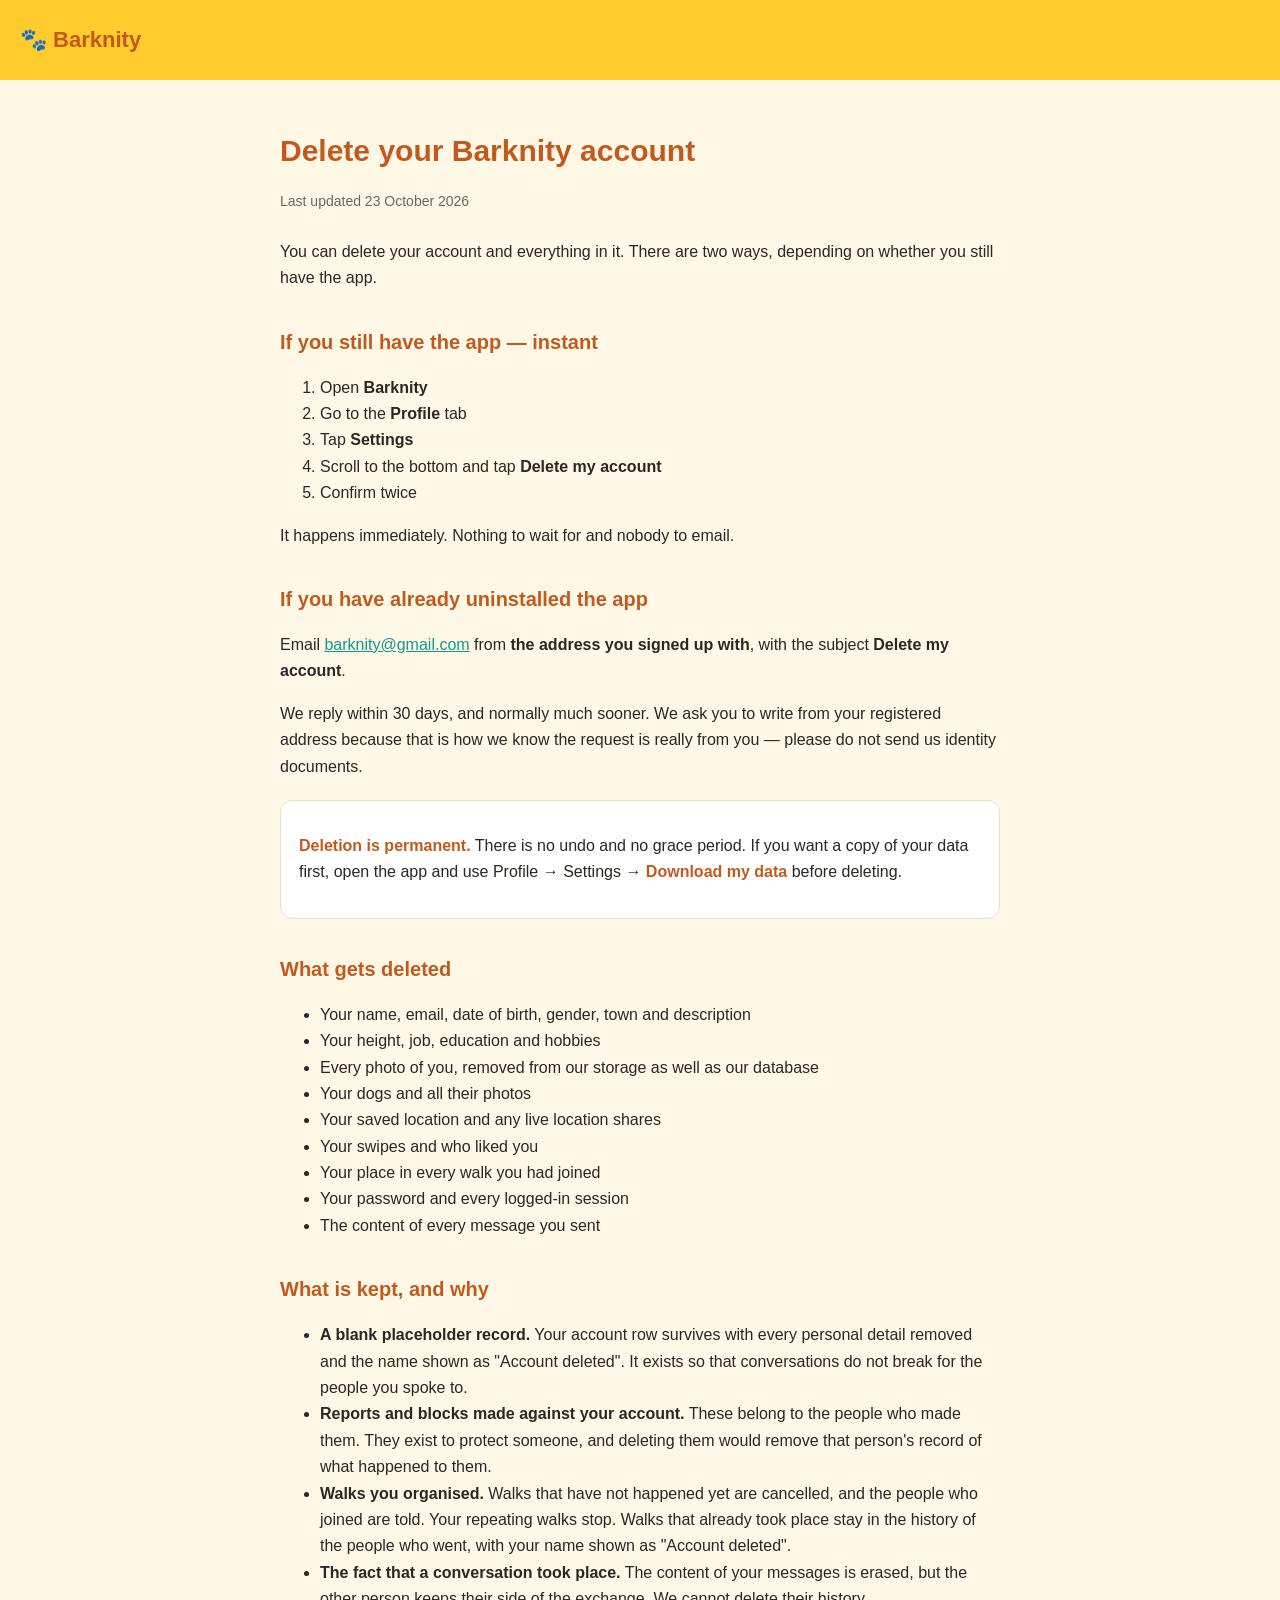
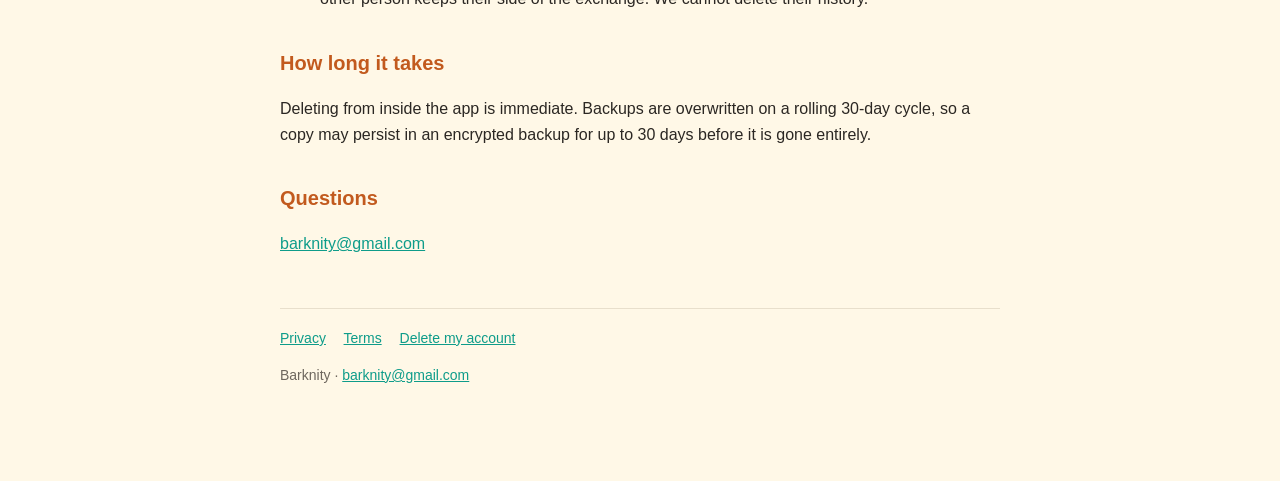
<file: delete-account.html>
<!doctype html>
<html lang="en">
<head>
<meta charset="utf-8">
<meta name="viewport" content="width=device-width,initial-scale=1">
<title>Delete your account — Barknity</title>
<link rel="stylesheet" href="style.css">
</head>
<body>
<header><a href="/">🐾 Barknity</a></header>
<main>

<h1>Delete your Barknity account</h1>
<p class="updated">Last updated 23 October 2026</p>

<p>You can delete your account and everything in it. There are two ways, depending on
whether you still have the app.</p>

<h2>If you still have the app — instant</h2>
<ol>
<li>Open <strong>Barknity</strong></li>
<li>Go to the <strong>Profile</strong> tab</li>
<li>Tap <strong>Settings</strong></li>
<li>Scroll to the bottom and tap <strong>Delete my account</strong></li>
<li>Confirm twice</li>
</ol>
<p>It happens immediately. Nothing to wait for and nobody to email.</p>

<h2>If you have already uninstalled the app</h2>
<p>Email <a href="mailto:barknity@gmail.com">barknity@gmail.com</a> from
<strong>the address you signed up with</strong>, with the subject
<strong>Delete my account</strong>.</p>
<p>We reply within 30 days, and normally much sooner. We ask you to write from your
registered address because that is how we know the request is really from you — please
do not send us identity documents.</p>

<div class="box">
<p><strong>Deletion is permanent.</strong> There is no undo and no grace period. If you
want a copy of your data first, open the app and use Profile → Settings →
<strong>Download my data</strong> before deleting.</p>
</div>

<h2>What gets deleted</h2>
<ul>
<li>Your name, email, date of birth, gender, town and description</li>
<li>Your height, job, education and hobbies</li>
<li>Every photo of you, removed from our storage as well as our database</li>
<li>Your dogs and all their photos</li>
<li>Your saved location and any live location shares</li>
<li>Your swipes and who liked you</li>
<li>Your place in every walk you had joined</li>
<li>Your password and every logged-in session</li>
<li>The content of every message you sent</li>
</ul>

<h2>What is kept, and why</h2>
<ul>
<li><strong>A blank placeholder record.</strong> Your account row survives with every
personal detail removed and the name shown as "Account deleted". It exists so that
conversations do not break for the people you spoke to.</li>
<li><strong>Reports and blocks made against your account.</strong> These belong to the
people who made them. They exist to protect someone, and deleting them would remove
that person's record of what happened to them.</li>
<li><strong>Walks you organised.</strong> Walks that have not happened yet are
cancelled, and the people who joined are told. Your repeating walks stop. Walks that
already took place stay in the history of the people who went, with your name shown as
"Account deleted".</li>
<li><strong>The fact that a conversation took place.</strong> The content of your
messages is erased, but the other person keeps their side of the exchange. We cannot
delete their history.</li>
</ul>

<h2>How long it takes</h2>
<p>Deleting from inside the app is immediate. Backups are overwritten on a rolling
30-day cycle, so a copy may persist in an encrypted backup for up to 30 days before it
is gone entirely.</p>

<h2>Questions</h2>
<p><a href="mailto:barknity@gmail.com">barknity@gmail.com</a></p>

<footer>
<a href="/privacy.html">Privacy</a>
<a href="/terms.html">Terms</a>
<a href="/delete-account.html">Delete my account</a>
<p>Barknity · <a href="mailto:barknity@gmail.com">barknity@gmail.com</a></p>
</footer>

</main>
</body>
</html>
</file>
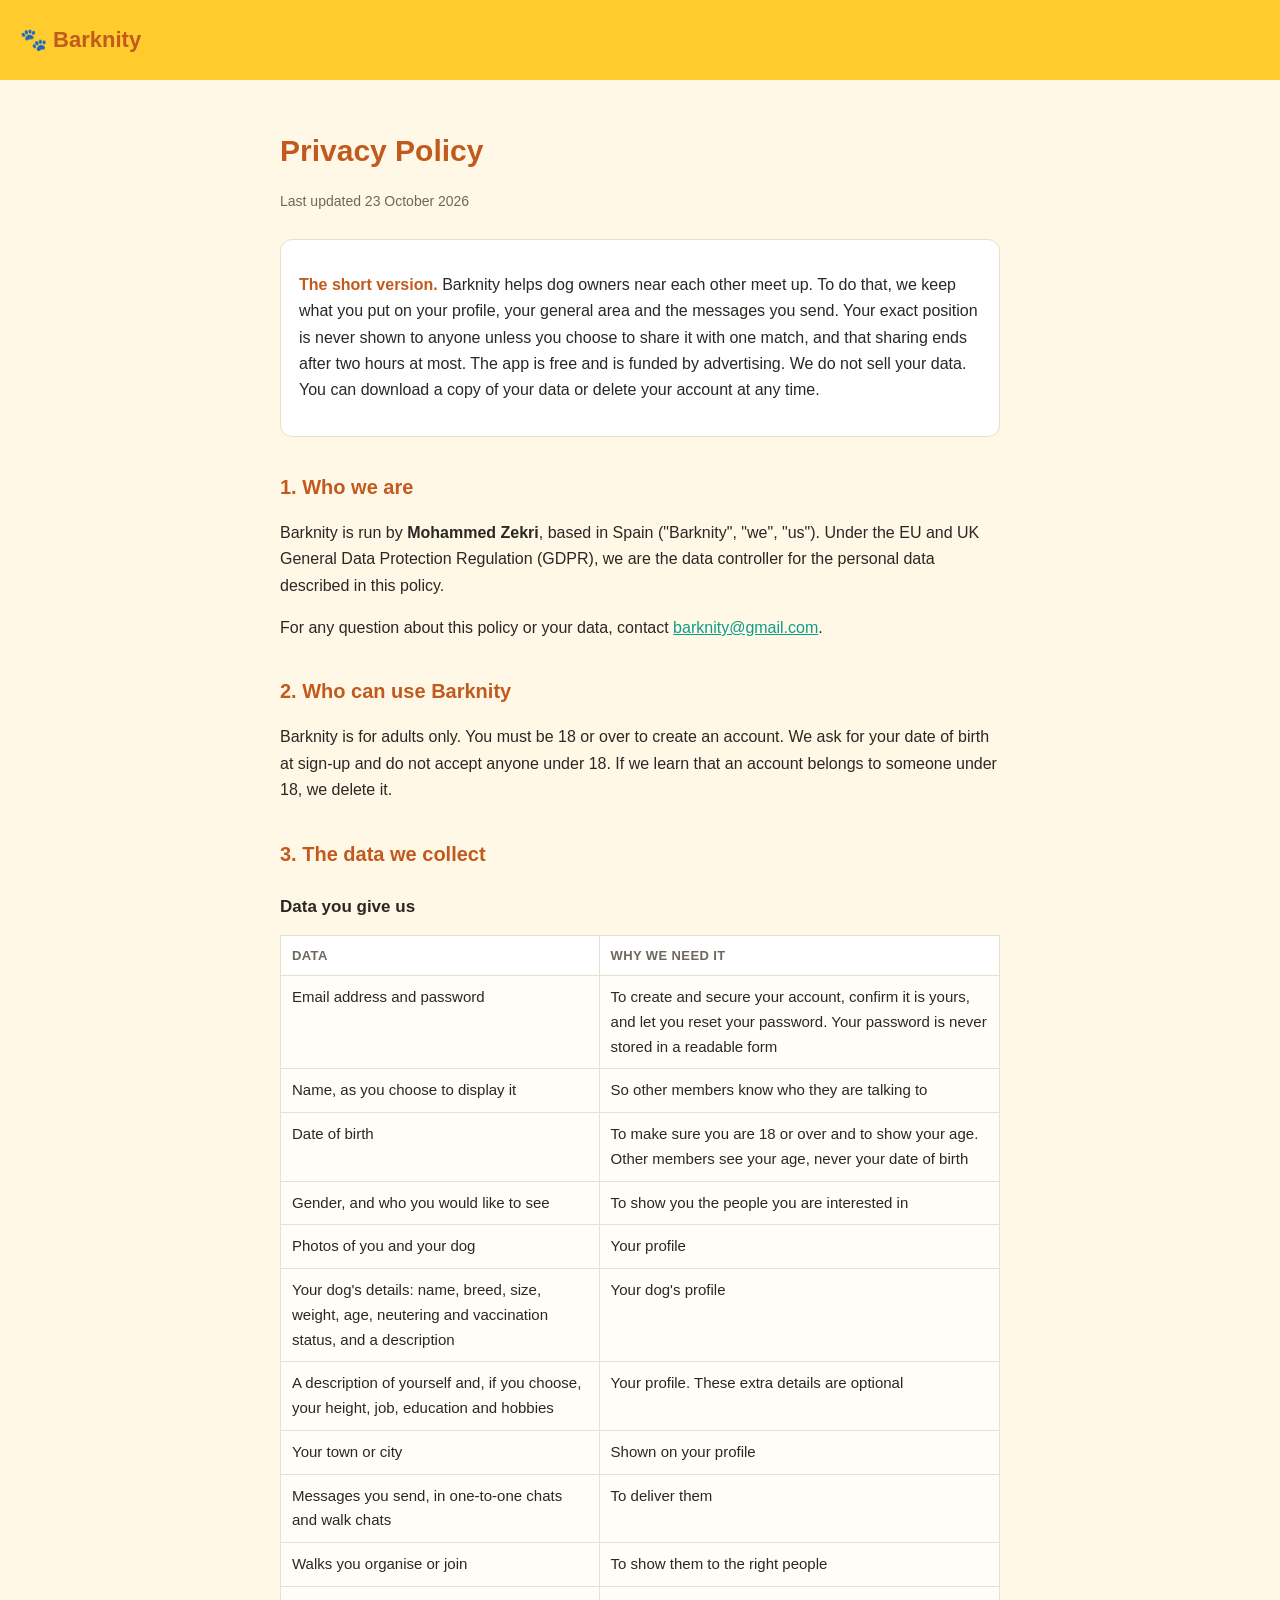
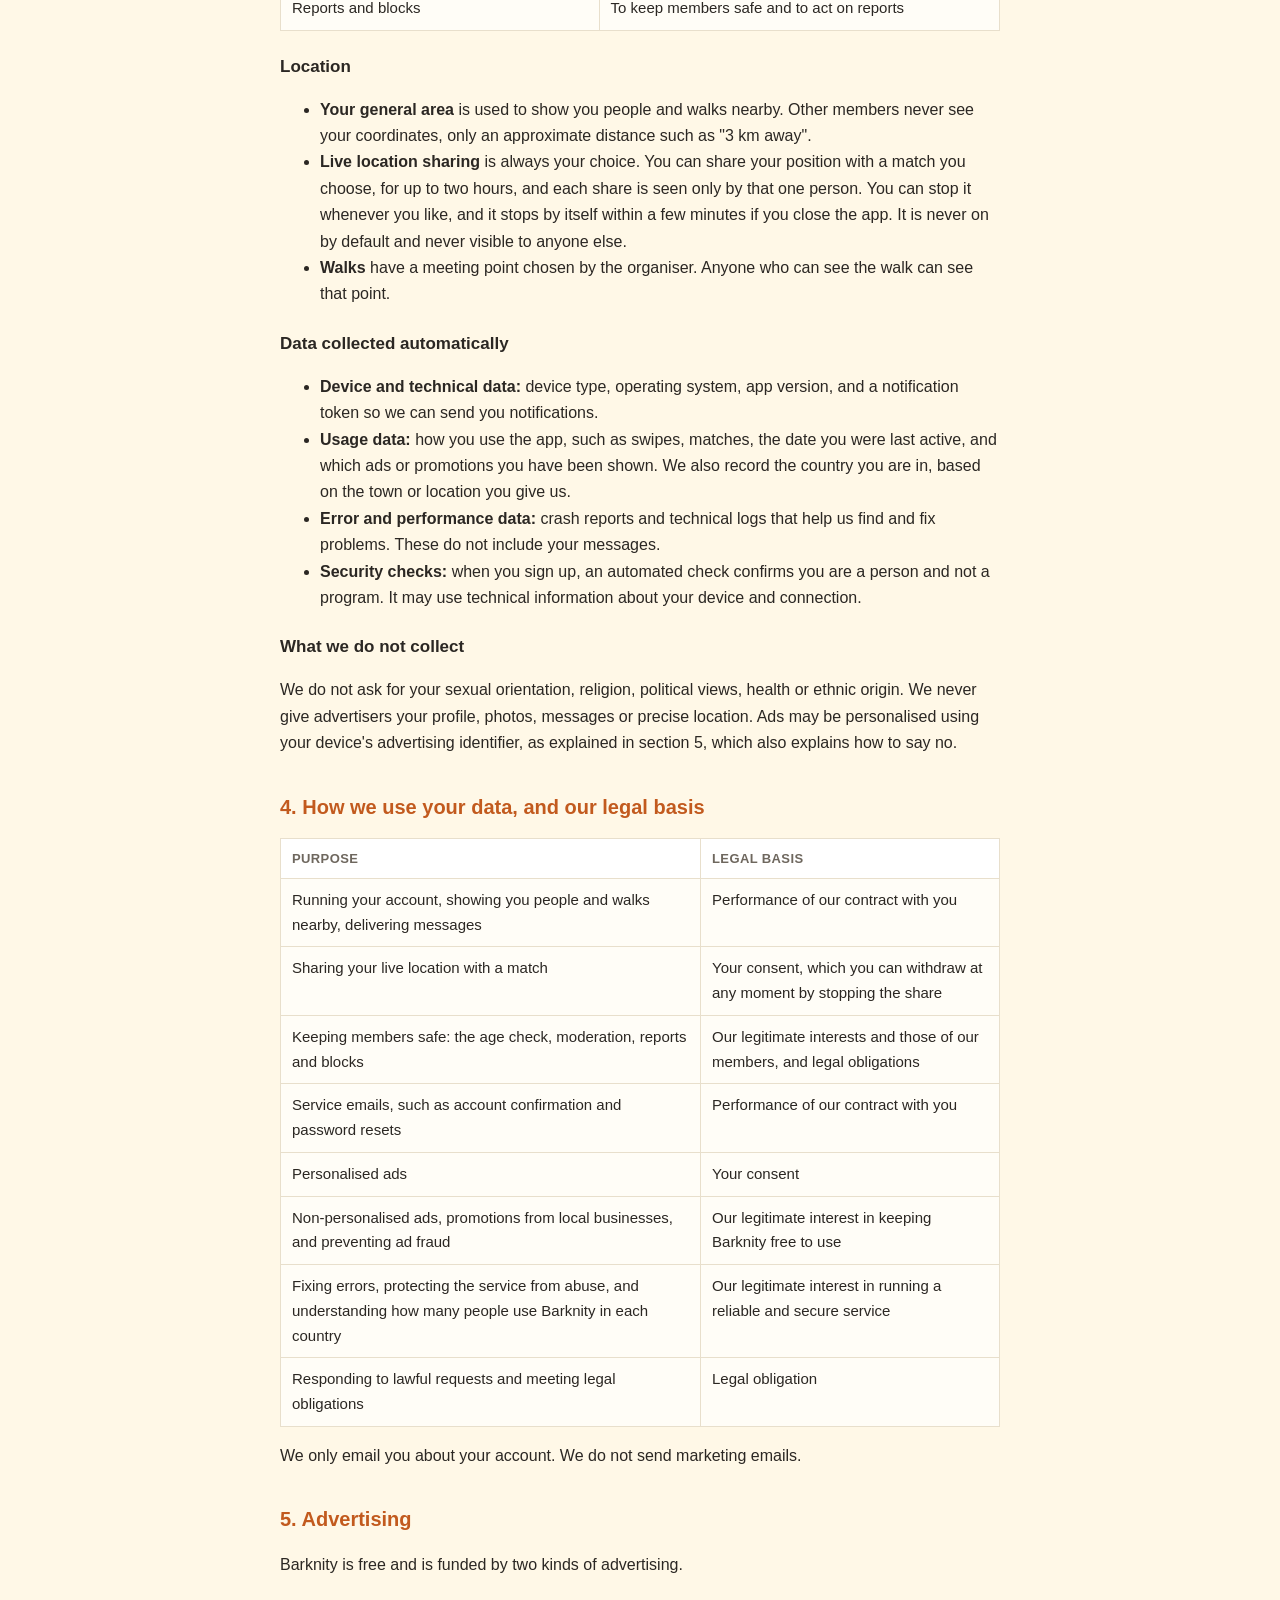
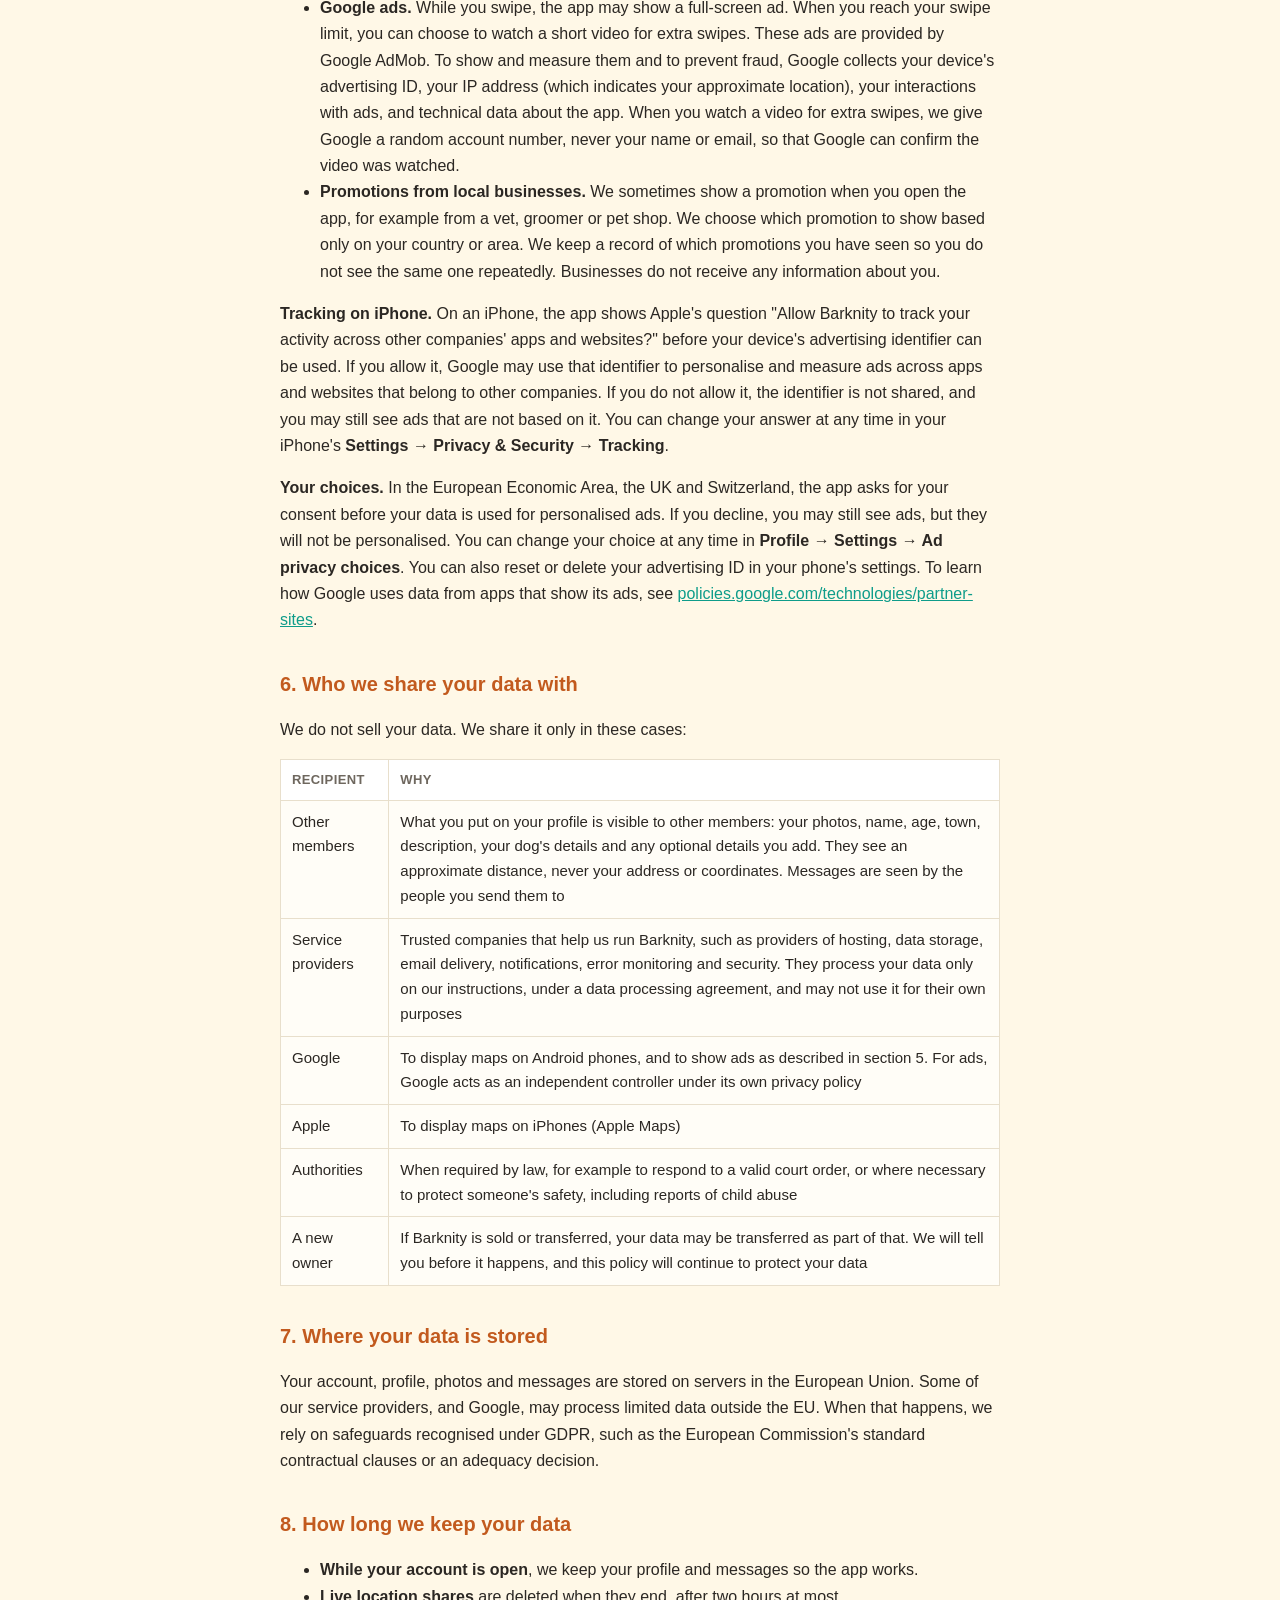
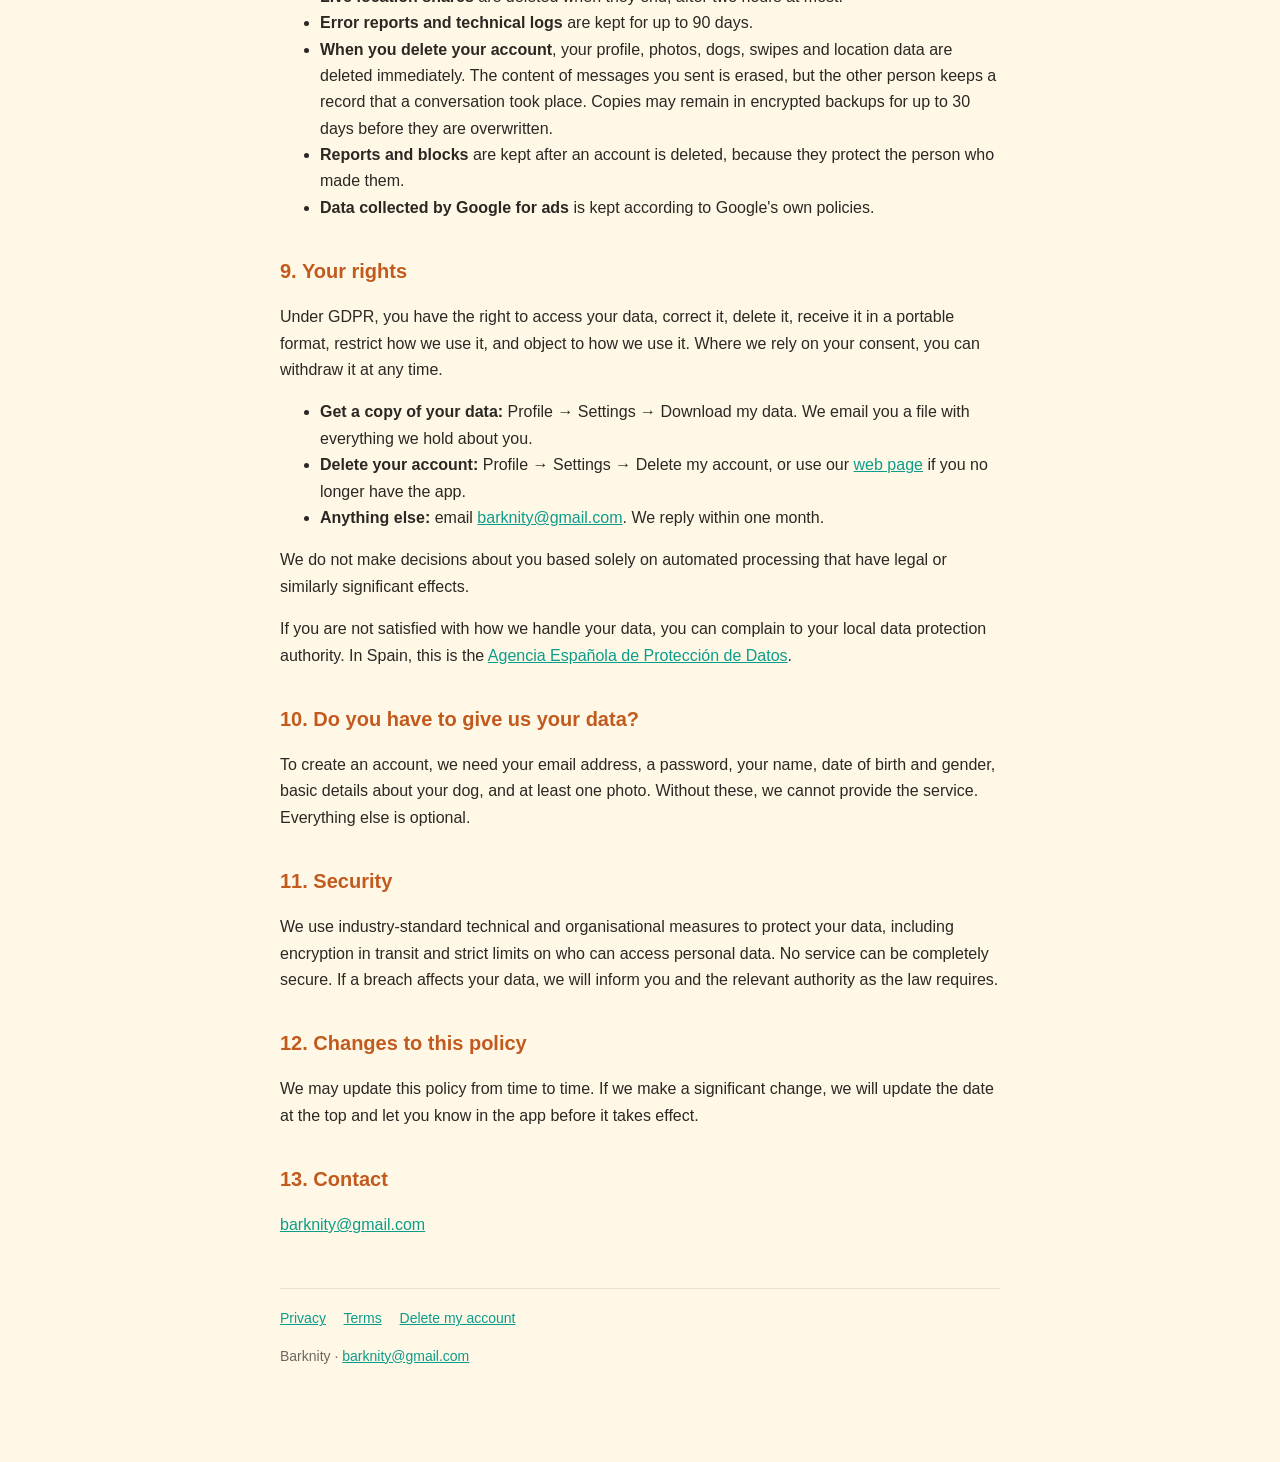
<file: privacy.html>
<!doctype html>
<html lang="en">
<head>
<meta charset="utf-8">
<meta name="viewport" content="width=device-width,initial-scale=1">
<title>Privacy Policy — Barknity</title>
<link rel="stylesheet" href="style.css">
</head>
<body>
<header><a href="/">🐾 Barknity</a></header>
<main>

<h1>Privacy Policy</h1>
<p class="updated">Last updated 23 October 2026</p>

<div class="box">
<p><strong>The short version.</strong> Barknity helps dog owners near each other meet
up. To do that, we keep what you put on your profile, your general area and the messages
you send. Your exact position is never shown to anyone unless you choose to share it with
one match, and that sharing ends after two hours at most. The app is free and is funded
by advertising. We do not sell your data. You can download a copy of your data or delete
your account at any time.</p>
</div>

<h2>1. Who we are</h2>
<p>Barknity is run by <strong>Mohammed Zekri</strong>, based in Spain ("Barknity",
"we", "us"). Under the EU and UK General Data Protection Regulation (GDPR), we are the
data controller for the personal data described in this policy.</p>
<p>For any question about this policy or your data, contact
<a href="mailto:barknity@gmail.com">barknity@gmail.com</a>.</p>

<h2>2. Who can use Barknity</h2>
<p>Barknity is for adults only. You must be 18 or over to create an account. We ask for
your date of birth at sign-up and do not accept anyone under 18. If we learn that an
account belongs to someone under 18, we delete it.</p>

<h2>3. The data we collect</h2>

<h3>Data you give us</h3>
<table>
<tr><th>Data</th><th>Why we need it</th></tr>
<tr><td>Email address and password</td><td>To create and secure your account, confirm it is yours, and let you reset your password. Your password is never stored in a readable form</td></tr>
<tr><td>Name, as you choose to display it</td><td>So other members know who they are talking to</td></tr>
<tr><td>Date of birth</td><td>To make sure you are 18 or over and to show your age. Other members see your age, never your date of birth</td></tr>
<tr><td>Gender, and who you would like to see</td><td>To show you the people you are interested in</td></tr>
<tr><td>Photos of you and your dog</td><td>Your profile</td></tr>
<tr><td>Your dog's details: name, breed, size, weight, age, neutering and vaccination status, and a description</td><td>Your dog's profile</td></tr>
<tr><td>A description of yourself and, if you choose, your height, job, education and hobbies</td><td>Your profile. These extra details are optional</td></tr>
<tr><td>Your town or city</td><td>Shown on your profile</td></tr>
<tr><td>Messages you send, in one-to-one chats and walk chats</td><td>To deliver them</td></tr>
<tr><td>Walks you organise or join</td><td>To show them to the right people</td></tr>
<tr><td>Reports and blocks</td><td>To keep members safe and to act on reports</td></tr>
</table>

<h3>Location</h3>
<ul>
<li><strong>Your general area</strong> is used to show you people and walks nearby.
Other members never see your coordinates, only an approximate distance such as
"3 km away".</li>
<li><strong>Live location sharing</strong> is always your choice. You can share your
position with a match you choose, for up to two hours, and each share is seen only by
that one person. You can stop it whenever you like, and it stops by itself within a few
minutes if you close the app. It is never on by default and never visible to anyone
else.</li>
<li><strong>Walks</strong> have a meeting point chosen by the organiser. Anyone who can
see the walk can see that point.</li>
</ul>

<h3>Data collected automatically</h3>
<ul>
<li><strong>Device and technical data:</strong> device type, operating system, app
version, and a notification token so we can send you notifications.</li>
<li><strong>Usage data:</strong> how you use the app, such as swipes, matches, the date
you were last active, and which ads or promotions you have been shown. We also record
the country you are in, based on the town or location you give us.</li>
<li><strong>Error and performance data:</strong> crash reports and technical logs that
help us find and fix problems. These do not include your messages.</li>
<li><strong>Security checks:</strong> when you sign up, an automated check confirms you
are a person and not a program. It may use technical information about your device and
connection.</li>
</ul>

<h3>What we do not collect</h3>
<p>We do not ask for your sexual orientation, religion, political views, health or
ethnic origin. We never give advertisers your profile, photos, messages or precise
location. Ads may be personalised using your device's advertising identifier, as
explained in section 5, which also explains how to say no.</p>

<h2>4. How we use your data, and our legal basis</h2>
<table>
<tr><th>Purpose</th><th>Legal basis</th></tr>
<tr><td>Running your account, showing you people and walks nearby, delivering messages</td><td>Performance of our contract with you</td></tr>
<tr><td>Sharing your live location with a match</td><td>Your consent, which you can withdraw at any moment by stopping the share</td></tr>
<tr><td>Keeping members safe: the age check, moderation, reports and blocks</td><td>Our legitimate interests and those of our members, and legal obligations</td></tr>
<tr><td>Service emails, such as account confirmation and password resets</td><td>Performance of our contract with you</td></tr>
<tr><td>Personalised ads</td><td>Your consent</td></tr>
<tr><td>Non-personalised ads, promotions from local businesses, and preventing ad fraud</td><td>Our legitimate interest in keeping Barknity free to use</td></tr>
<tr><td>Fixing errors, protecting the service from abuse, and understanding how many people use Barknity in each country</td><td>Our legitimate interest in running a reliable and secure service</td></tr>
<tr><td>Responding to lawful requests and meeting legal obligations</td><td>Legal obligation</td></tr>
</table>
<p>We only email you about your account. We do not send marketing emails.</p>

<h2>5. Advertising</h2>
<p>Barknity is free and is funded by two kinds of advertising.</p>
<ul>
<li><strong>Google ads.</strong> While you swipe, the app may show a full-screen ad.
When you reach your swipe limit, you can choose to watch a short video for extra swipes.
These ads are provided by Google AdMob. To show and measure them and to prevent fraud,
Google collects your device's advertising ID, your IP address (which indicates your
approximate location), your interactions with ads, and technical data about the app.
When you watch a video for extra swipes, we give Google a random account number, never
your name or email, so that Google can confirm the video was watched.</li>
<li><strong>Promotions from local businesses.</strong> We sometimes show a promotion when
you open the app, for example from a vet, groomer or pet shop. We choose which
promotion to show based only on your country or area. We keep a record of which
promotions you have seen so you do not see the same one repeatedly. Businesses do not
receive any information about you.</li>
</ul>
<p><strong>Tracking on iPhone.</strong> On an iPhone, the app shows Apple's question
"Allow Barknity to track your activity across other companies' apps and websites?"
before your device's advertising identifier can be used. If you allow it, Google may use
that identifier to personalise and measure ads across apps and websites that belong to
other companies. If you do not allow it, the identifier is not shared, and you may still
see ads that are not based on it. You can change your answer at any time in your
iPhone's <strong>Settings → Privacy &amp; Security → Tracking</strong>.</p>
<p><strong>Your choices.</strong> In the European Economic Area, the UK and Switzerland,
the app asks for your consent before your data is used for personalised ads. If you
decline, you may still see ads, but they will not be personalised. You can change your
choice at any time in <strong>Profile → Settings → Ad privacy choices</strong>. You can
also reset or delete your advertising ID in your phone's settings. To learn how Google
uses data from apps that show its ads, see
<a href="https://policies.google.com/technologies/partner-sites">policies.google.com/technologies/partner-sites</a>.</p>

<h2>6. Who we share your data with</h2>
<p>We do not sell your data. We share it only in these cases:</p>
<table>
<tr><th>Recipient</th><th>Why</th></tr>
<tr><td>Other members</td><td>What you put on your profile is visible to other members: your photos, name, age, town, description, your dog's details and any optional details you add. They see an approximate distance, never your address or coordinates. Messages are seen by the people you send them to</td></tr>
<tr><td>Service providers</td><td>Trusted companies that help us run Barknity, such as providers of hosting, data storage, email delivery, notifications, error monitoring and security. They process your data only on our instructions, under a data processing agreement, and may not use it for their own purposes</td></tr>
<tr><td>Google</td><td>To display maps on Android phones, and to show ads as described in section 5. For ads, Google acts as an independent controller under its own privacy policy</td></tr>
<tr><td>Apple</td><td>To display maps on iPhones (Apple Maps)</td></tr>
<tr><td>Authorities</td><td>When required by law, for example to respond to a valid court order, or where necessary to protect someone's safety, including reports of child abuse</td></tr>
<tr><td>A new owner</td><td>If Barknity is sold or transferred, your data may be transferred as part of that. We will tell you before it happens, and this policy will continue to protect your data</td></tr>
</table>

<h2>7. Where your data is stored</h2>
<p>Your account, profile, photos and messages are stored on servers in the European
Union. Some of our service providers, and Google, may process limited data outside the
EU. When that happens, we rely on safeguards recognised under GDPR, such as the European
Commission's standard contractual clauses or an adequacy decision.</p>

<h2>8. How long we keep your data</h2>
<ul>
<li><strong>While your account is open</strong>, we keep your profile and messages so the
app works.</li>
<li><strong>Live location shares</strong> are deleted when they end, after two hours at
most.</li>
<li><strong>Error reports and technical logs</strong> are kept for up to 90 days.</li>
<li><strong>When you delete your account</strong>, your profile, photos, dogs, swipes
and location data are deleted immediately. The content of messages you sent is
erased, but the other person keeps a record that a conversation took place. Copies may
remain in encrypted backups for up to 30 days before they are overwritten.</li>
<li><strong>Reports and blocks</strong> are kept after an account is deleted, because
they protect the person who made them.</li>
<li><strong>Data collected by Google for ads</strong> is kept according to Google's own
policies.</li>
</ul>

<h2>9. Your rights</h2>
<p>Under GDPR, you have the right to access your data, correct it, delete it, receive it
in a portable format, restrict how we use it, and object to how we use it. Where we rely
on your consent, you can withdraw it at any time.</p>
<ul>
<li><strong>Get a copy of your data:</strong> Profile → Settings → Download my data. We
email you a file with everything we hold about you.</li>
<li><strong>Delete your account:</strong> Profile → Settings → Delete my account, or use
our <a href="/delete-account.html">web page</a> if you no longer have the app.</li>
<li><strong>Anything else:</strong> email <a href="mailto:barknity@gmail.com">barknity@gmail.com</a>.
We reply within one month.</li>
</ul>
<p>We do not make decisions about you based solely on automated processing that have
legal or similarly significant effects.</p>
<p>If you are not satisfied with how we handle your data, you can complain to your
local data protection authority. In Spain, this is the
<a href="https://www.aepd.es">Agencia Española de Protección de Datos</a>.</p>

<h2>10. Do you have to give us your data?</h2>
<p>To create an account, we need your email address, a password, your name, date of
birth and gender, basic details about your dog, and at least one photo. Without these,
we cannot provide the service. Everything else is optional.</p>

<h2>11. Security</h2>
<p>We use industry-standard technical and organisational measures to protect your data,
including encryption in transit and strict limits on who can access personal data. No
service can be completely secure. If a breach affects your data, we will inform you and
the relevant authority as the law requires.</p>

<h2>12. Changes to this policy</h2>
<p>We may update this policy from time to time. If we make a significant change, we will
update the date at the top and let you know in the app before it takes effect.</p>

<h2>13. Contact</h2>
<p><a href="mailto:barknity@gmail.com">barknity@gmail.com</a></p>

<footer>
<a href="/privacy.html">Privacy</a>
<a href="/terms.html">Terms</a>
<a href="/delete-account.html">Delete my account</a>
<p>Barknity · <a href="mailto:barknity@gmail.com">barknity@gmail.com</a></p>
</footer>

</main>
</body>
</html>
</file>
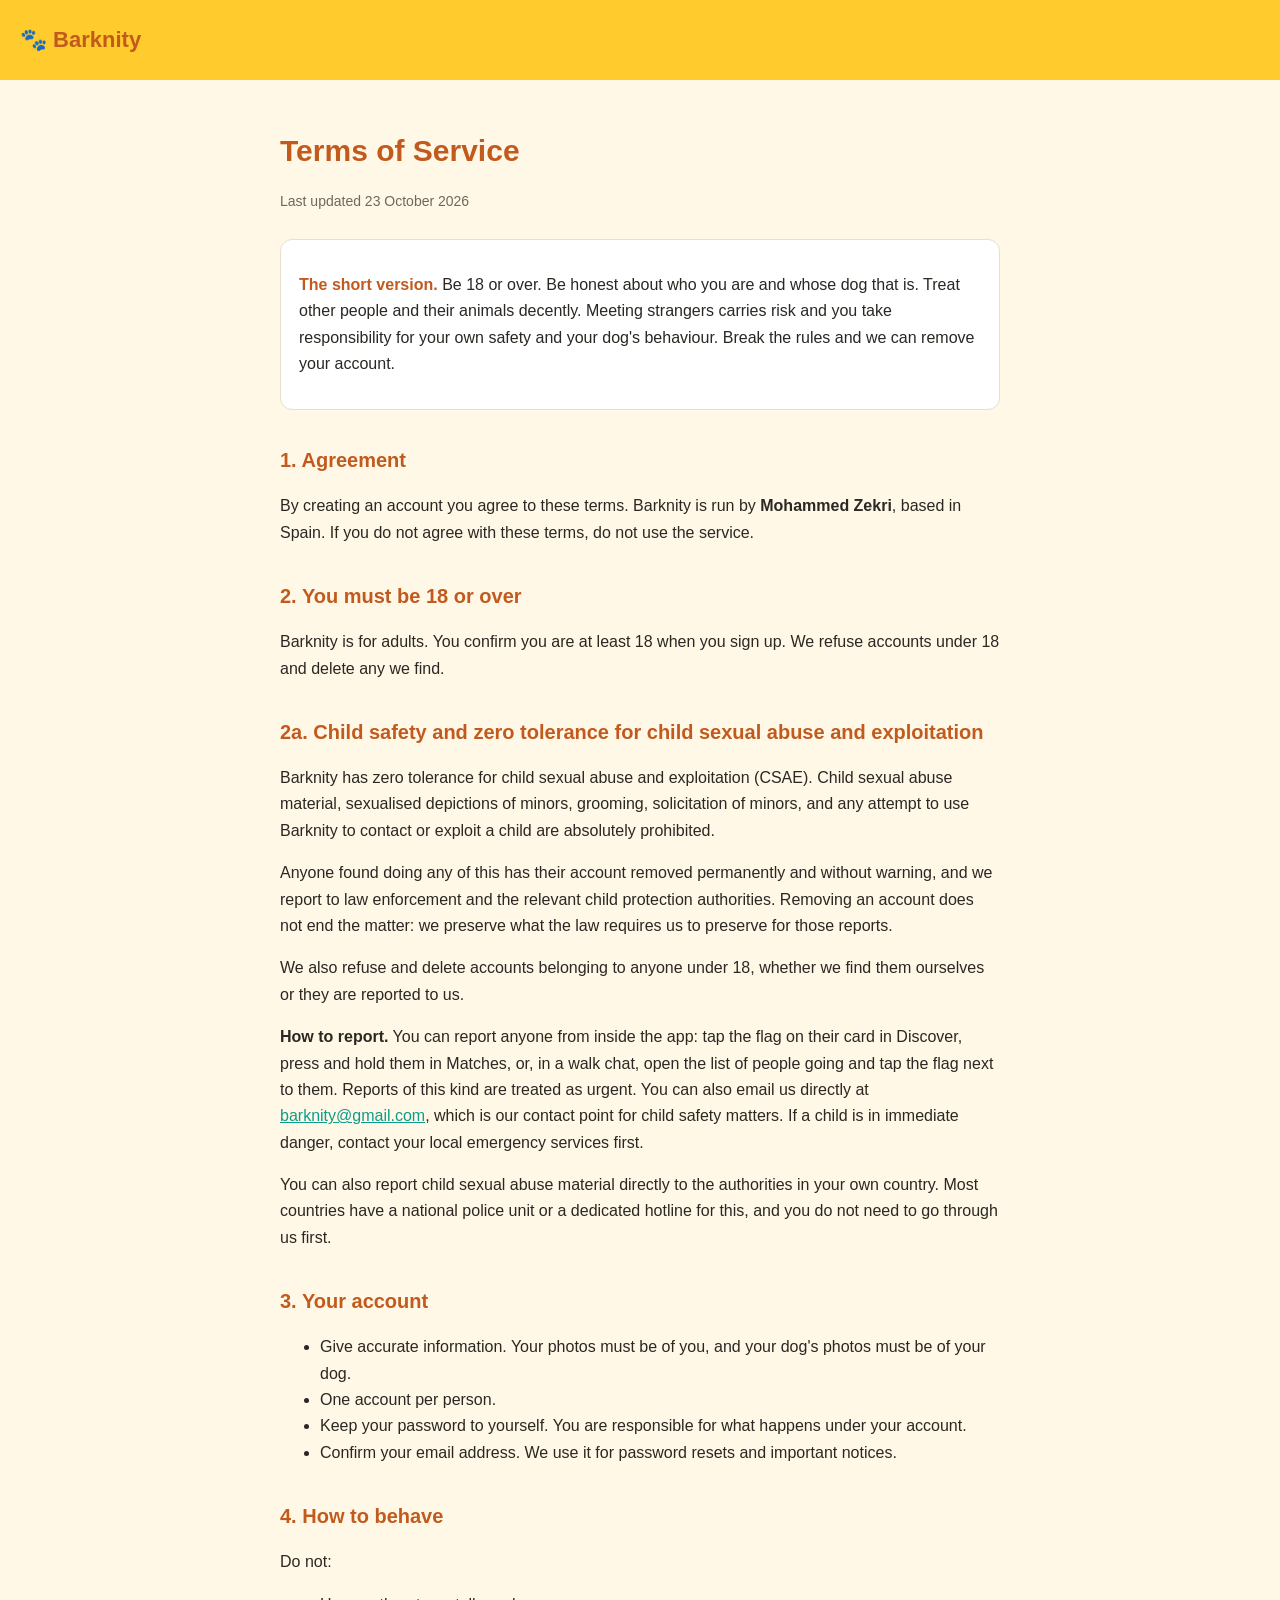
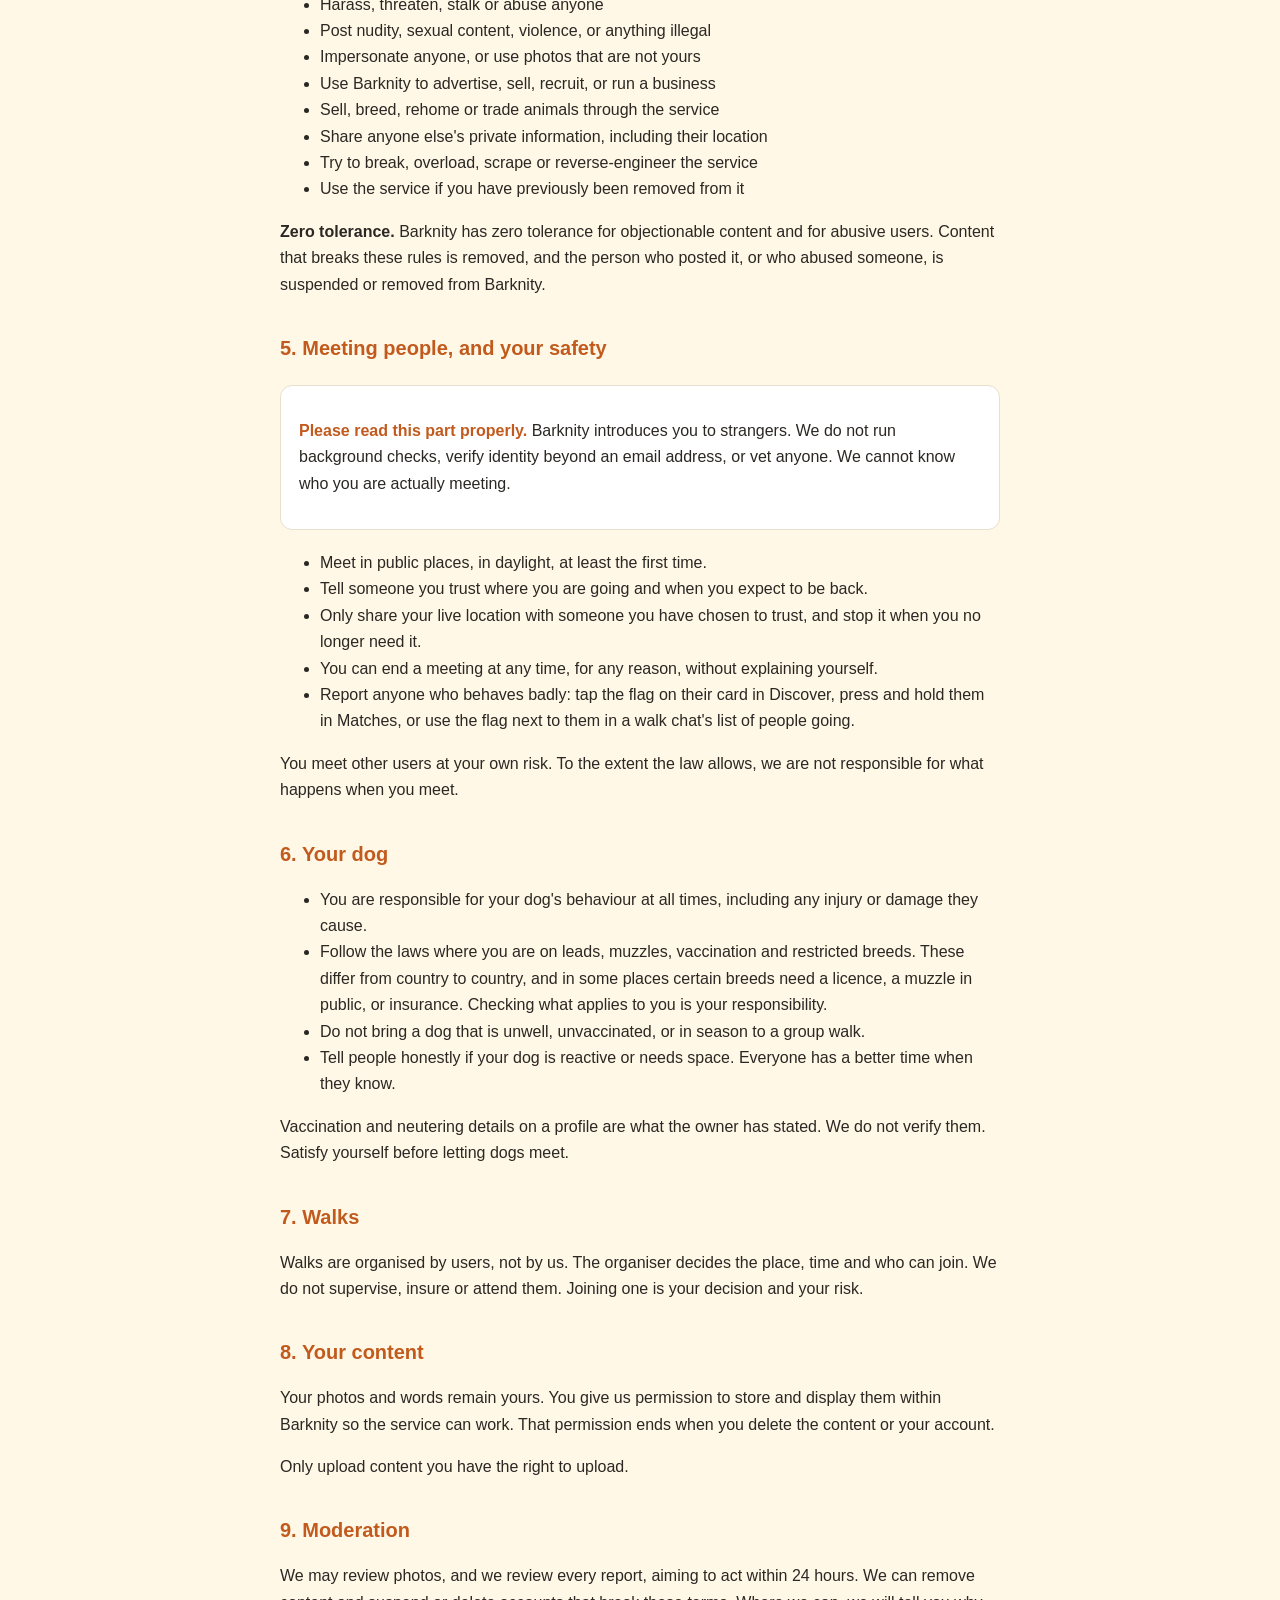
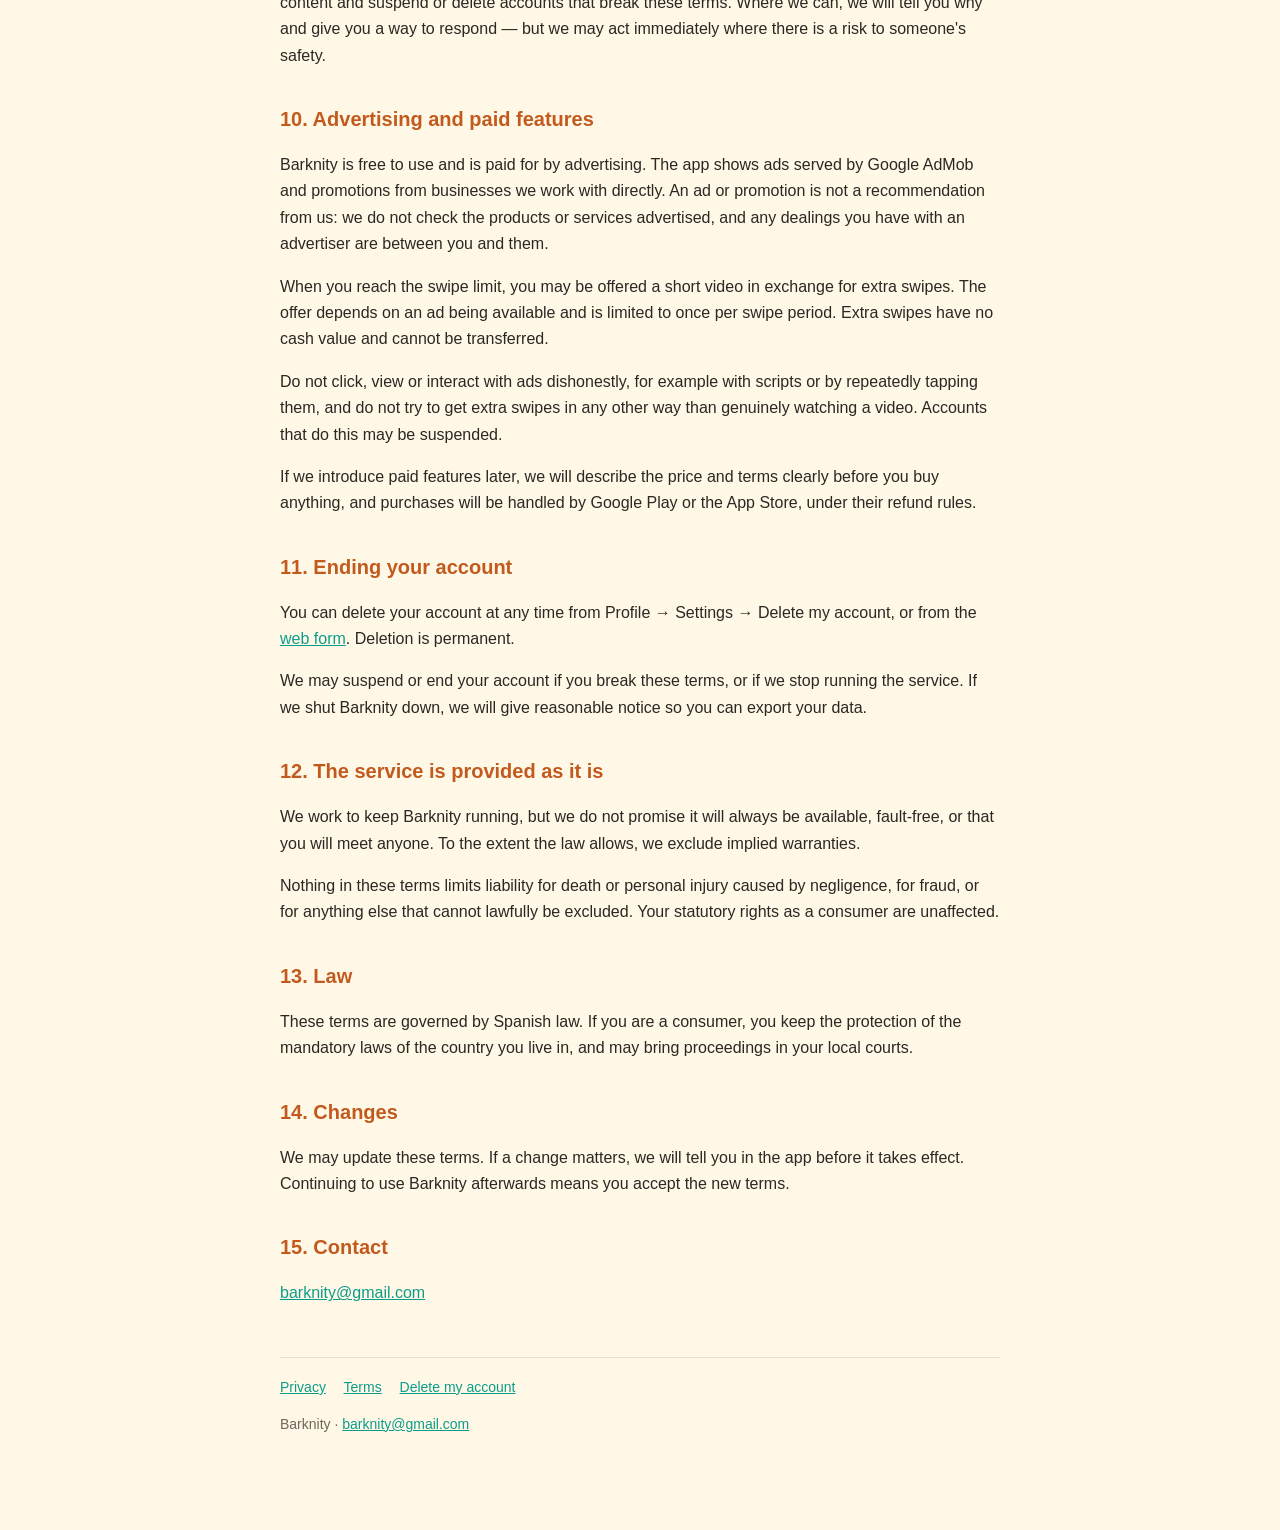
<file: terms.html>
<!doctype html>
<html lang="en">
<head>
<meta charset="utf-8">
<meta name="viewport" content="width=device-width,initial-scale=1">
<title>Terms of Service — Barknity</title>
<link rel="stylesheet" href="style.css">
</head>
<body>
<header><a href="/">🐾 Barknity</a></header>
<main>

<h1>Terms of Service</h1>
<p class="updated">Last updated 23 October 2026</p>

<div class="box">
<p><strong>The short version.</strong> Be 18 or over. Be honest about who you are and
whose dog that is. Treat other people and their animals decently. Meeting strangers
carries risk and you take responsibility for your own safety and your dog's behaviour.
Break the rules and we can remove your account.</p>
</div>

<h2>1. Agreement</h2>
<p>By creating an account you agree to these terms. Barknity is run by
<strong>Mohammed Zekri</strong>, based in Spain. If you do not agree with these
terms, do not use the service.</p>

<h2>2. You must be 18 or over</h2>
<p>Barknity is for adults. You confirm you are at least 18 when you sign up. We refuse
accounts under 18 and delete any we find.</p>

<h2>2a. Child safety and zero tolerance for child sexual abuse and exploitation</h2>
<p>Barknity has zero tolerance for child sexual abuse and exploitation (CSAE).
Child sexual abuse material, sexualised depictions of minors, grooming,
solicitation of minors, and any attempt to use Barknity to contact or exploit
a child are absolutely prohibited.</p>
<p>Anyone found doing any of this has their account removed permanently and
without warning, and we report to law enforcement and the relevant child
protection authorities. Removing an account does not end the matter: we
preserve what the law requires us to preserve for those reports.</p>
<p>We also refuse and delete accounts belonging to anyone under 18, whether we
find them ourselves or they are reported to us.</p>
<p><strong>How to report.</strong> You can report anyone from inside the app: tap
the flag on their card in Discover, press and hold them in Matches, or, in a walk chat,
open the list of people going and tap the flag next to them. Reports of this kind are
treated as urgent. You can
also email us directly at
<a href="mailto:barknity@gmail.com">barknity@gmail.com</a>, which is our
contact point for child safety matters. If a child is in immediate danger,
contact your local emergency services first.</p>
<p>You can also report child sexual abuse material directly to the authorities
in your own country. Most countries have a national police unit or a dedicated
hotline for this, and you do not need to go through us first.</p>

<h2>3. Your account</h2>
<ul>
<li>Give accurate information. Your photos must be of you, and your dog's photos must
be of your dog.</li>
<li>One account per person.</li>
<li>Keep your password to yourself. You are responsible for what happens under your
account.</li>
<li>Confirm your email address. We use it for password resets and important notices.</li>
</ul>

<h2>4. How to behave</h2>
<p>Do not:</p>
<ul>
<li>Harass, threaten, stalk or abuse anyone</li>
<li>Post nudity, sexual content, violence, or anything illegal</li>
<li>Impersonate anyone, or use photos that are not yours</li>
<li>Use Barknity to advertise, sell, recruit, or run a business</li>
<li>Sell, breed, rehome or trade animals through the service</li>
<li>Share anyone else's private information, including their location</li>
<li>Try to break, overload, scrape or reverse-engineer the service</li>
<li>Use the service if you have previously been removed from it</li>
</ul>
<p><strong>Zero tolerance.</strong> Barknity has zero tolerance for objectionable content
and for abusive users. Content that breaks these rules is removed, and the person who
posted it, or who abused someone, is suspended or removed from Barknity.</p>

<h2>5. Meeting people, and your safety</h2>
<div class="box">
<p><strong>Please read this part properly.</strong> Barknity introduces you to
strangers. We do not run background checks, verify identity beyond an email address, or
vet anyone. We cannot know who you are actually meeting.</p>
</div>
<ul>
<li>Meet in public places, in daylight, at least the first time.</li>
<li>Tell someone you trust where you are going and when you expect to be back.</li>
<li>Only share your live location with someone you have chosen to trust, and stop it
when you no longer need it.</li>
<li>You can end a meeting at any time, for any reason, without explaining
yourself.</li>
<li>Report anyone who behaves badly: tap the flag on their card in Discover, press
and hold them in Matches, or use the flag next to them in a walk chat's list of people
going.</li>
</ul>
<p>You meet other users at your own risk. To the extent the law allows, we are not
responsible for what happens when you meet.</p>

<h2>6. Your dog</h2>
<ul>
<li>You are responsible for your dog's behaviour at all times, including any injury or
damage they cause.</li>
<li>Follow the laws where you are on leads, muzzles, vaccination and restricted
breeds. These differ from country to country, and in some places certain breeds
need a licence, a muzzle in public, or insurance. Checking what applies to you
is your responsibility.</li>
<li>Do not bring a dog that is unwell, unvaccinated, or in season to a group walk.</li>
<li>Tell people honestly if your dog is reactive or needs space. Everyone has a better
time when they know.</li>
</ul>
<p>Vaccination and neutering details on a profile are what the owner has stated. We do
not verify them. Satisfy yourself before letting dogs meet.</p>

<h2>7. Walks</h2>
<p>Walks are organised by users, not by us. The organiser decides the place, time and
who can join. We do not supervise, insure or attend them. Joining one is your decision
and your risk.</p>

<h2>8. Your content</h2>
<p>Your photos and words remain yours. You give us permission to store and display them
within Barknity so the service can work. That permission ends when you delete the
content or your account.</p>
<p>Only upload content you have the right to upload.</p>

<h2>9. Moderation</h2>
<p>We may review photos, and we review every report, aiming to act within 24 hours.
We can remove content and suspend or delete accounts that break these terms. Where we can, we will tell you why and give you a way
to respond — but we may act immediately where there is a risk to someone's safety.</p>

<h2>10. Advertising and paid features</h2>
<p>Barknity is free to use and is paid for by advertising. The app shows ads served by
Google AdMob and promotions from businesses we work with directly. An ad or promotion is
not a recommendation from us: we do not check the products or services advertised, and
any dealings you have with an advertiser are between you and them.</p>
<p>When you reach the swipe limit, you may be offered a short video in exchange for extra
swipes. The offer depends on an ad being available and is limited to once per swipe
period. Extra swipes have no cash value and cannot be transferred.</p>
<p>Do not click, view or interact with ads dishonestly, for example with scripts or by
repeatedly tapping them, and do not try to get extra swipes in any other way than
genuinely watching a video. Accounts that do this may be suspended.</p>
<p>If we introduce paid features later, we will describe the price and terms clearly
before you buy anything, and purchases will be handled by Google Play or the App Store,
under their refund rules.</p>

<h2>11. Ending your account</h2>
<p>You can delete your account at any time from Profile → Settings → Delete my account,
or from the <a href="/delete-account.html">web form</a>. Deletion is permanent.</p>
<p>We may suspend or end your account if you break these terms, or if we stop running
the service. If we shut Barknity down, we will give reasonable notice so you can export
your data.</p>

<h2>12. The service is provided as it is</h2>
<p>We work to keep Barknity running, but we do not promise it will always be available,
fault-free, or that you will meet anyone. To the extent the law allows, we exclude
implied warranties.</p>
<p>Nothing in these terms limits liability for death or personal injury caused by
negligence, for fraud, or for anything else that cannot lawfully be excluded. Your
statutory rights as a consumer are unaffected.</p>

<h2>13. Law</h2>
<p>These terms are governed by Spanish law. If you are a consumer, you keep the
protection of the mandatory laws of the country you live in, and may bring proceedings
in your local courts.</p>

<h2>14. Changes</h2>
<p>We may update these terms. If a change matters, we will tell you in the app before it
takes effect. Continuing to use Barknity afterwards means you accept the new terms.</p>

<h2>15. Contact</h2>
<p><a href="mailto:barknity@gmail.com">barknity@gmail.com</a></p>

<footer>
<a href="/privacy.html">Privacy</a>
<a href="/terms.html">Terms</a>
<a href="/delete-account.html">Delete my account</a>
<p>Barknity · <a href="mailto:barknity@gmail.com">barknity@gmail.com</a></p>
</footer>

</main>
</body>
</html>
</file>
<file: style.css>
:root{--yellow:#FFCB2D;--cream:#FFF8E7;--teal:#0E9C8A;--orange:#C25A1E;--ink:#2B2723;--muted:#6E675E;--line:#E8DFCC}
*{box-sizing:border-box}
body{margin:0;background:var(--cream);color:var(--ink);font:16px/1.65 -apple-system,BlinkMacSystemFont,"Segoe UI",Roboto,Helvetica,Arial,sans-serif}
header{background:var(--yellow);padding:22px 20px}
header a{color:var(--orange);font-weight:800;font-size:22px;text-decoration:none}
main{max-width:760px;margin:0 auto;padding:28px 20px 80px}
h1{color:var(--orange);font-size:30px;margin:18px 0 4px}
h2{color:var(--orange);font-size:20px;margin:34px 0 8px}
h3{font-size:17px;margin:22px 0 6px}
.updated{color:var(--muted);font-size:14px;margin-bottom:26px}
table{border-collapse:collapse;width:100%;margin:14px 0;font-size:15px}
th,td{border:1px solid var(--line);padding:9px 11px;text-align:left;vertical-align:top}
th{background:#fff;font-size:13px;text-transform:uppercase;letter-spacing:.03em;color:var(--muted)}
td{background:#fffdf7}
.box{background:#fff;border:1px solid var(--line);border-radius:12px;padding:16px 18px;margin:20px 0}
.box strong{color:var(--orange)}
a{color:var(--teal)}
footer{border-top:1px solid var(--line);margin-top:50px;padding-top:18px;color:var(--muted);font-size:14px}
footer a{margin-right:14px}
code{background:#fff;border:1px solid var(--line);border-radius:4px;padding:1px 5px;font-size:14px}

/* ─────────────── landing page ─────────────── */
header.site, footer.site {
  display:flex; align-items:center; justify-content:space-between;
  flex-wrap:wrap; gap:12px; padding:18px 28px; background:var(--cream);
}
header.site { border-bottom:1px solid var(--line) }
header.site nav a, footer.site nav a {
  margin-left:20px; color:var(--ink); text-decoration:none; font-weight:600; font-size:15px;
}
header.site nav a:hover, footer.site nav a:hover { color:var(--teal) }
.brand { font-size:24px; font-weight:800; color:var(--teal); text-decoration:none }
.brand.small { font-size:19px }

.hero {
  display:flex; flex-wrap:wrap; align-items:center; gap:36px;
  max-width:1120px; margin:0 auto; padding:56px 28px;
}
.hero-text { flex:1 1 340px }
.hero h1 { font-size:46px; line-height:1.12; color:var(--ink); margin:0 0 18px }
.lede { font-size:18px; color:var(--muted); line-height:1.6; max-width:460px }
.cta-row { display:flex; gap:12px; flex-wrap:wrap; margin:26px 0 18px }
.btn { display:inline-block; padding:14px 26px; border-radius:30px; font-weight:700; text-decoration:none }
.btn.primary { background:var(--teal); color:#fff }
.btn.ghost { border:2px solid var(--teal); color:var(--teal) }
.join { font-weight:700; color:var(--ink); font-size:15px }
.hero-img { flex:1 1 320px }
.hero-img img {
  width:100%; height:420px; object-fit:cover;
  border-radius:24px 90px 24px 24px; border:6px solid var(--yellow);
}

.band { padding:64px 28px; text-align:center; background:#fff }
.band.alt { background:var(--cream) }
.band h2 { font-size:32px; margin:0 }
.rule { width:64px; height:4px; background:var(--teal); border-radius:2px; margin:12px auto 40px }
.grid4, .grid3 {
  display:grid; gap:32px; max-width:1120px; margin:0 auto; text-align:center;
}
.grid4 { grid-template-columns:repeat(auto-fit,minmax(210px,1fr)) }
.grid3 { grid-template-columns:repeat(auto-fit,minmax(250px,1fr)) }
.icon {
  width:78px; height:78px; border-radius:50%; margin:0 auto 16px;
  display:flex; align-items:center; justify-content:center; font-size:32px;
}
.icon.yellow { background:#FDF0CE }
.icon.teal { background:#DCF0EC }
.feature h3, .step h3 { font-size:18px; margin:0 0 8px; color:var(--ink) }
.feature p, .step p { color:var(--muted); font-size:15px; margin:0; line-height:1.6 }
.num {
  width:56px; height:56px; border-radius:50%; margin:0 auto 16px;
  background:var(--yellow); color:var(--ink);
  display:flex; align-items:center; justify-content:center; font-size:22px; font-weight:800;
}

.getband {
  display:flex; align-items:center; gap:28px; flex-wrap:wrap;
  max-width:1000px; margin:0 auto 64px; padding:26px 30px;
  background:#FDF0CE; border-radius:22px;
}
.getdog { width:170px; height:170px; object-fit:cover; border-radius:16px }
.gettext { flex:1 1 300px }
.gettext h2 { font-size:26px; margin:0 0 6px }
.gettext p { color:var(--muted); margin:0 0 16px }
.badges { display:flex; gap:12px; flex-wrap:wrap }
.badge {
  display:inline-block; background:var(--ink); color:#fff;
  padding:12px 20px; border-radius:10px; font-size:14px; font-weight:700;
  text-decoration:none;
}
.badge:hover { background:#4a423b }

footer.site { border-top:1px solid var(--line); margin-top:0 }
.fine { width:100%; color:var(--muted); font-size:14px; margin:6px 0 0 }

@media (max-width:720px) {
  .hero { padding:34px 20px }
  .hero h1 { font-size:34px }
  .hero-img img { height:280px; border-radius:20px 60px 20px 20px }
  header.site nav a { margin-left:0; margin-right:16px }
}
</file>
